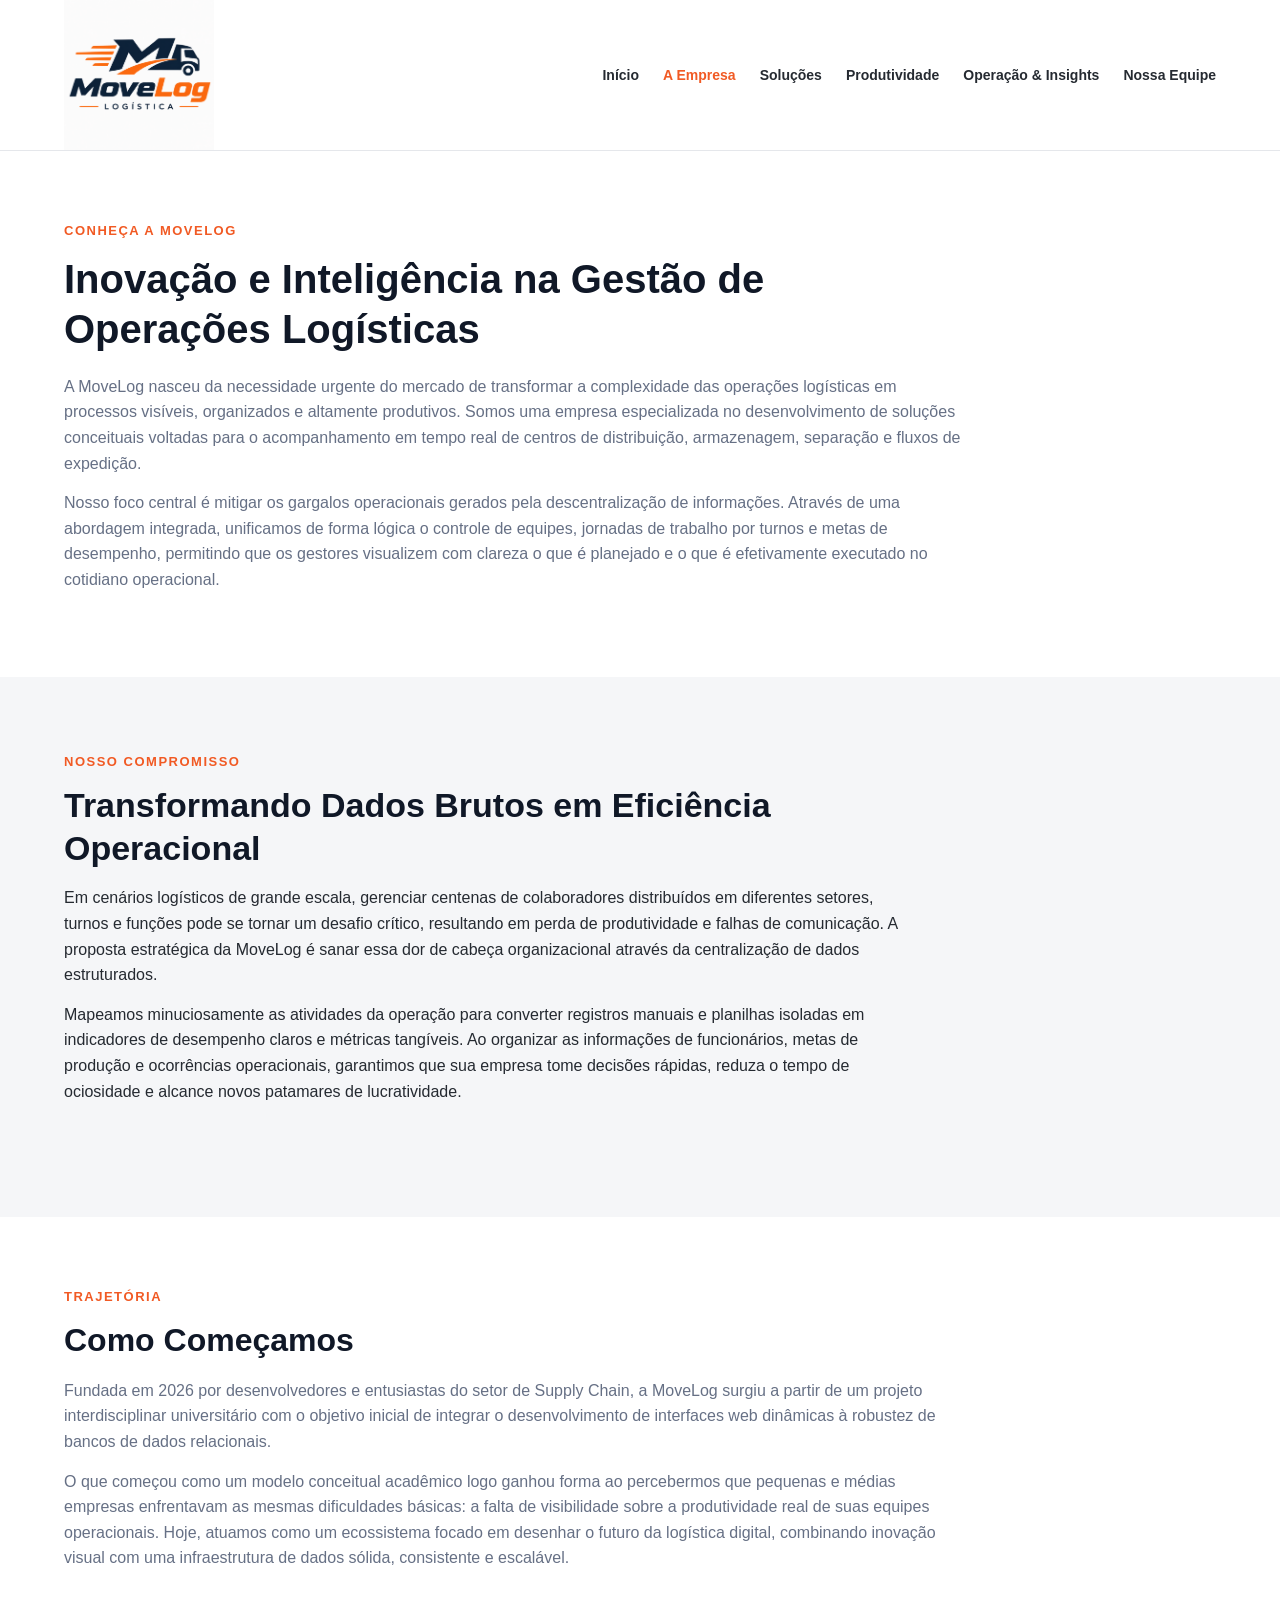
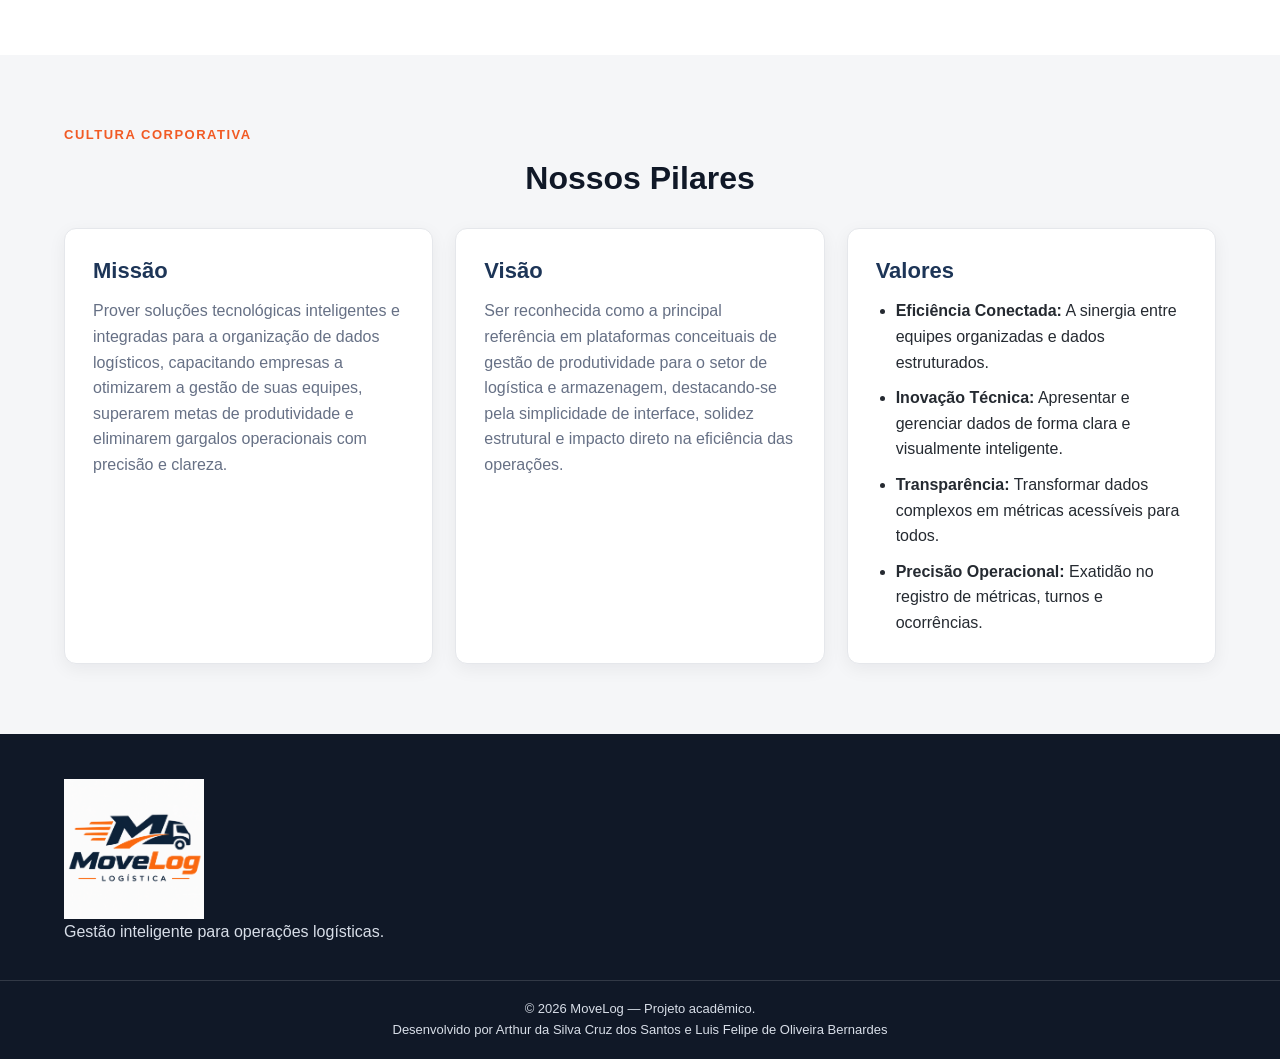
<file: empresa.html>
<!DOCTYPE html>
<html lang="pt-BR">

<head>
    <meta charset="UTF-8">
    <meta name="viewport" content="width=device-width, initial-scale=1.0">

    <title>MoveLog | A Empresa</title>

    <link rel="stylesheet" href="css/style.css">
</head>

<body>

    <!-- CABEÇALHO -->
    <header class="cabecalho">
        <div class="container cabecalho-conteudo">

            <a href="index.html" class="logo">
                <img src="img/Logo.png" alt="Logo da MoveLog">
            </a>

            <nav class="menu">
                <ul>
                    <li><a href="index.html">Início</a></li>

                    <li>
                        <a href="empresa.html" class="pagina-atual">
                            A Empresa
                        </a>
                    </li>

                    <li><a href="solucoes.html">Soluções</a></li>

                    <li>
                        <a href="produtividade.html">
                            Produtividade
                        </a>
                    </li>

                    <li>
                        <a href="insights.html">
                            Operação &amp; Insights
                        </a>
                    </li>

                    <li>
                        <a href="equipe.html">
                            Nossa Equipe
                        </a>
                    </li>
                </ul>
            </nav>

        </div>
    </header>


    <!-- CONTEÚDO PRINCIPAL -->
    <main>

        <!-- APRESENTAÇÃO / QUEM SOMOS -->
        <section class="apresentacao">
            <div class="container">

                <span class="texto-destaque">
                    CONHEÇA A MOVELOG
                </span>

                <h1>Inovação e Inteligência na Gestão de Operações Logísticas</h1>

                <p>
                    A MoveLog nasceu da necessidade urgente do mercado de transformar a complexidade das 
                    operações logísticas em processos visíveis, organizados e altamente produtivos. Somos uma 
                    empresa especializada no desenvolvimento de soluções conceituais voltadas para o acompanhamento 
                    em tempo real de centros de distribuição, armazenagem, separação e fluxos de expedição.
                </p>

                <p>
                    Nosso foco central é mitigar os gargalos operacionais gerados pela descentralização de informações. 
                    Através de uma abordagem integrada, unificamos de forma lógica o controle de equipes, jornadas de 
                    trabalho por turnos e metas de desempenho, permitindo que os gestores visualizem com clareza o que é 
                    planejado e o que é efetivamente executado no cotidiano operacional.
                </p>

            </div>
        </section>


        <!-- OBJETIVO E PROPOSTA DE VALOR -->
        <section class="areas">
            <div class="container">

                <div class="titulo-secao">

                    <span class="texto-destaque">
                        NOSSO COMPROMISSO
                    </span>

                    <h2>
                        Transformando Dados Brutos em Eficiência Operacional
                    </h2>

                    <p>
                        Em cenários logísticos de grande escala, gerenciar centenas de colaboradores distribuídos em 
                        diferentes setores, turnos e funções pode se tornar um desafio crítico, resultando em perda de 
                        produtividade e falhas de comunicação. A proposta estratégica da MoveLog é sanar essa dor de cabeça 
                        organizacional através da centralização de dados estruturados.
                    </p>

                    <p>
                        Mapeamos minuciosamente as atividades da operação para converter registros manuais e planilhas 
                        isoladas em indicadores de desempenho claros e métricas tangíveis. Ao organizar as informações de 
                        funcionários, metas de produção e ocorrências operacionais, garantimos que sua empresa tome decisões 
                        rápidas, reduza o tempo de ociosidade e alcance novos patamares de lucratividade.
                    </p>

                </div>

            </div>
        </section>


        <!-- HISTÓRIA DA EMPRESA (NOVA SEÇÃO) -->
        <section class="historia">
            <div class="container">

                <span class="texto-destaque">
                    TRAJETÓRIA
                </span>

                <h2>Como Começamos</h2>

                <p>
                    Fundada em 2026 por desenvolvedores e entusiastas do setor de Supply Chain, a MoveLog surgiu a partir 
                    de um projeto interdisciplinar universitário com o objetivo inicial de integrar o desenvolvimento de 
                    interfaces web dinâmicas à robustez de bancos de dados relacionais. 
                </p>

                <p>
                    O que começou como um modelo conceitual acadêmico logo ganhou forma ao percebermos que pequenas e médias 
                    empresas enfrentavam as mesmas dificuldades básicas: a falta de visibilidade sobre a produtividade real 
                    de suas equipes operacionais. Hoje, atuamos como um ecossistema focado em desenhar o futuro da logística 
                    digital, combinando inovação visual com uma infraestrutura de dados sólida, consistente e escalável.
                </p>

            </div>
        </section>


        <!-- DIRETRIZES ESTRATÉGICAS (NOVA SEÇÃO PARA USO DE CSS GRID) -->
        <section class="diretrizes">
            <div class="container">

                <span class="texto-destaque">
                    CULTURA CORPORATIVA
                </span>

                <h2>Nossos Pilares</h2>

                <div class="diretrizes-grid">
                    
                    <div class="card-diretriz">
                        <h3>Missão</h3>
                        <p>
                            Prover soluções tecnológicas inteligentes e integradas para a organização de dados logísticos, 
                            capacitando empresas a otimizarem a gestão de suas equipes, superarem metas de produtividade e 
                            eliminarem gargalos operacionais com precisão e clareza.
                        </p>
                    </div>

                    <div class="card-diretriz">
                        <h3>Visão</h3>
                        <p>
                            Ser reconhecida como a principal referência em plataformas conceituais de gestão de produtividade 
                            para o setor de logística e armazenagem, destacando-se pela simplicidade de interface, solidez 
                            estrutural e impacto direto na eficiência das operações.
                        </p>
                    </div>

                    <div class="card-diretriz">
                        <h3>Valores</h3>
                        <ul>
                            <li><strong>Eficiência Conectada:</strong> A sinergia entre equipes organizadas e dados estruturados.</li>
                            <li><strong>Inovação Técnica:</strong> Apresentar e gerenciar dados de forma clara e visualmente inteligente.</li>
                            <li><strong>Transparência:</strong> Transformar dados complexos em métricas acessíveis para todos.</li>
                            <li><strong>Precisão Operacional:</strong> Exatidão no registro de métricas, turnos e ocorrências.</li>
                        </ul>
                    </div>

                </div>

            </div>
        </section>

    </main>


    <!-- RODAPÉ -->
    <footer class="rodape">

        <div class="container rodape-conteudo">

            <div class="rodape-marca">
                <a href="index.html">
                    <img src="img/Logo.png" alt="Logo da MoveLog">
                </a>

                <p>
                    Gestão inteligente para operações logísticas.
                </p>
            </div>

        </div>

        <div class="rodape-final">
            <div class="container">
                <p>
                    &copy; 2026 MoveLog — Projeto acadêmico.
                </p>
                <p>
                    Desenvolvido por Arthur da Silva Cruz dos Santos e Luis Felipe de Oliveira Bernardes
                </p>
            </div>
        </div>

    </footer>

</body>
</html>
</file>
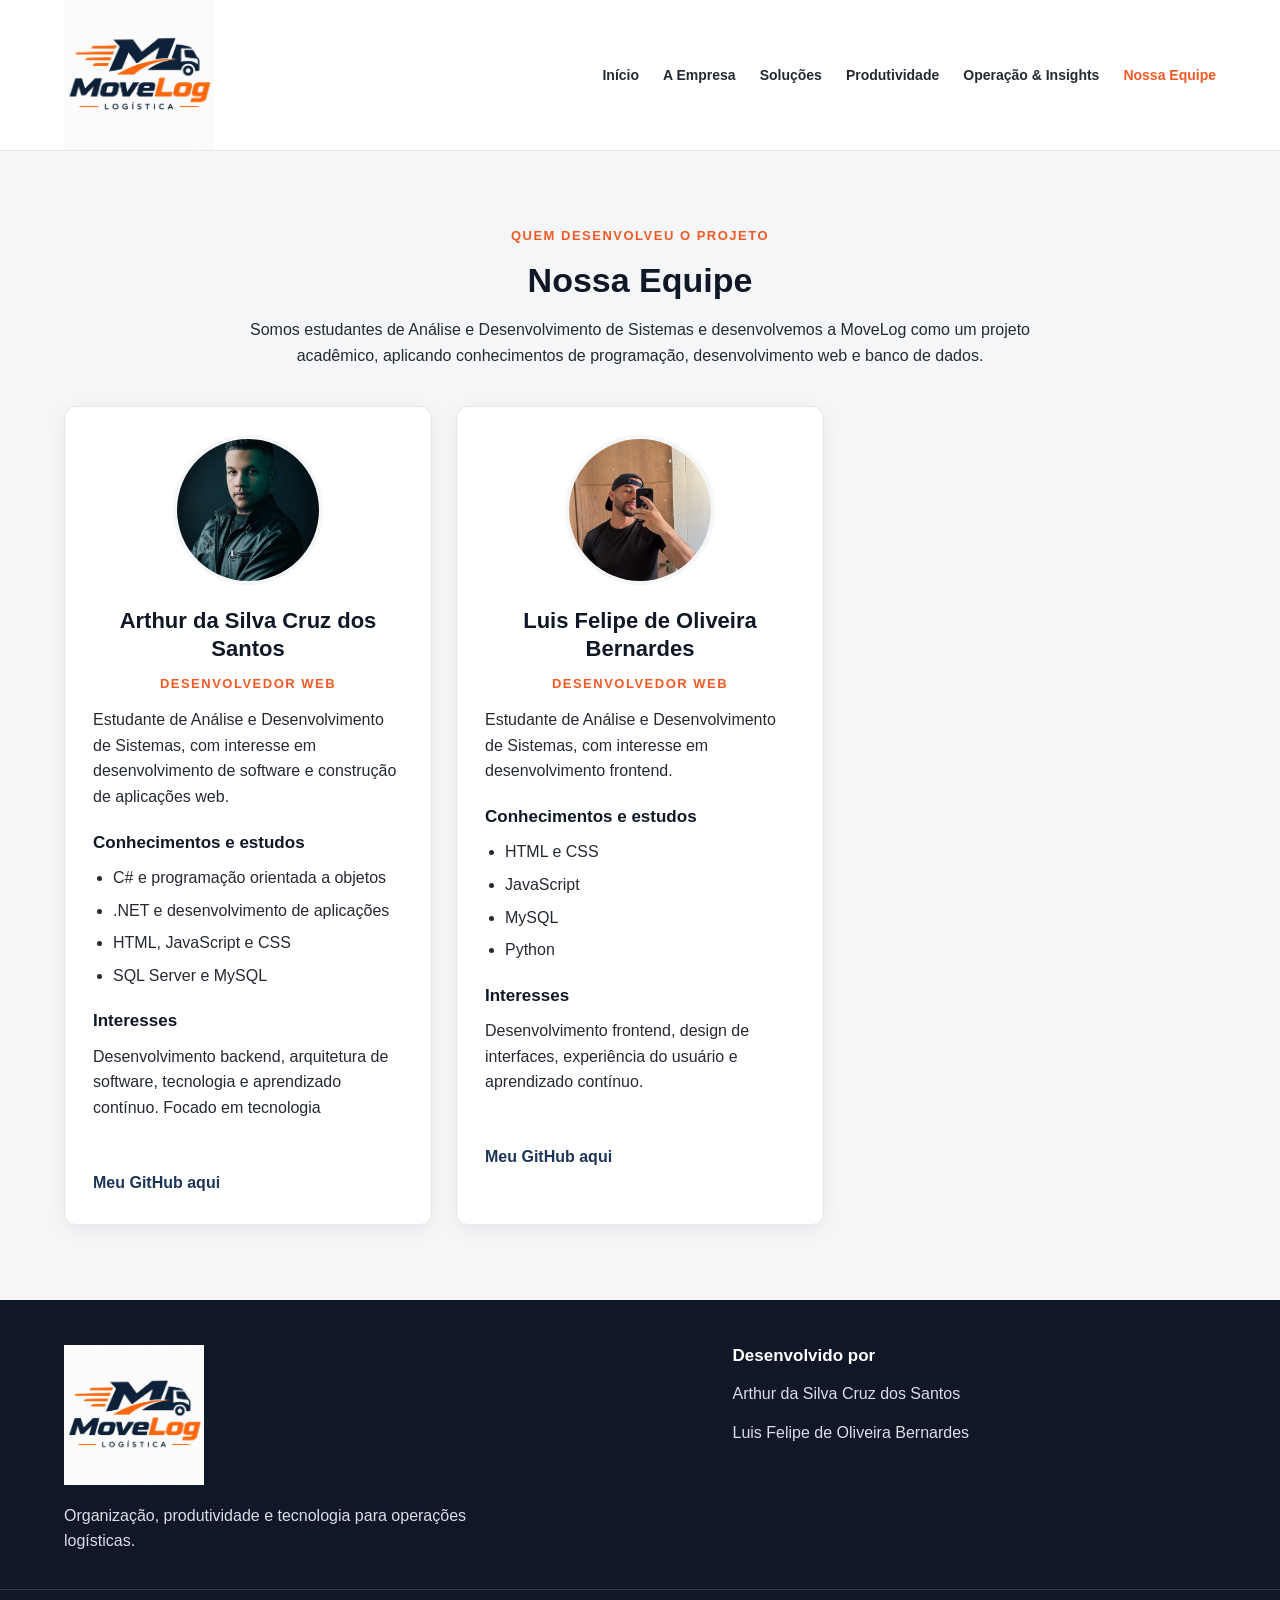
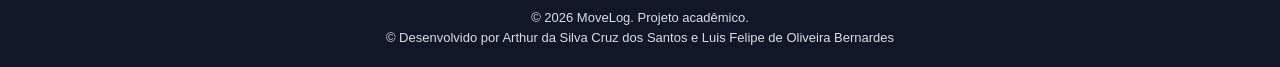
<file: equipe.html>
<!DOCTYPE html>
<html lang="pt-BR">

<head>
    <meta charset="UTF-8">
    <meta name="viewport" content="width=device-width, initial-scale=1.0">

    <title>MoveLog | Nossa Equipe</title>

    <link rel="stylesheet" href="css/style.css">
</head>

<body>

    <!-- CABEÇALHO -->
    <header class="cabecalho">

        <div class="container cabecalho-conteudo">

            <a href="index.html" class="logo">
                <img src="img/Logo.png" alt="Logo da MoveLog">
            </a>

            <!-- MENU -->
            <nav class="menu">
                <ul>
                    <li><a href="index.html">Início</a></li>
                    <li><a href="empresa.html">A Empresa</a></li>
                    <li><a href="solucoes.html">Soluções</a></li>
                    <li><a href="produtividade.html">Produtividade</a></li>
                    <li><a href="insights.html">Operação &amp; Insights</a></li>
                    <li>
                        <a href="equipe.html" class="pagina-atual">
                            Nossa Equipe
                        </a>
                    </li>
                </ul>
            </nav>

        </div>

    </header>

    <!-- CONTEÚDO PRINCIPAL -->
    <main>

        <section class="areas">

            <div class="container">

                <!-- APRESENTAÇÃO -->
                <div class="titulo-secao centralizado">

                    <span class="texto-destaque">
                        QUEM DESENVOLVEU O PROJETO
                    </span>

                    <h1>Nossa Equipe</h1>

                    <p>
                        Somos estudantes de Análise e Desenvolvimento de Sistemas
                        e desenvolvemos a MoveLog como um projeto acadêmico,
                        aplicando conhecimentos de programação, desenvolvimento
                        web e banco de dados.
                    </p>

                </div>

                <!-- INTEGRANTES -->
                <div class="cards">

                    <!-- ARTHUR -->
                    <article class="card">

                        <img
                            src="img/fotoPerfilArthur.jpg"
                            alt="Foto de Arthur da Silva Cruz dos Santos"
                            class="foto-integrante"
                        >

                        <h2>Arthur da Silva Cruz dos Santos</h2>

                        <p class="texto-destaque">
                            Desenvolvedor Web
                        </p>

                        <p>
                            Estudante de Análise e Desenvolvimento de Sistemas,
                            com interesse em desenvolvimento de software e
                            construção de aplicações web.
                        </p>

                        <h3>Conhecimentos e estudos</h3>

                        <ul>
                            <li>C# e programação orientada a objetos</li>
                            <li>.NET e desenvolvimento de aplicações</li>
                            <li>HTML, JavaScript e CSS</li>
                            <li>SQL Server e MySQL</li>
                        </ul>

                        <h3>Interesses</h3>

                        <p>
                            Desenvolvimento backend, arquitetura de software,
                            tecnologia e aprendizado contínuo. Focado em tecnologia
                        </p>
                        <br>
                        <p>
                             <a target="_blank" href="https://github.com/arthursilvaa-dev">Meu GitHub aqui</a>
                        </p>


                    </article>

                    <!-- LUIS FELIPE -->
                    <article class="card">

                        <img
                            src="img/perfilLuis.jpeg"
                            alt="Foto de Luis Felipe de Oliveira Bernardes"
                            class="foto-integrante"
                        >

                        <h2>Luis Felipe de Oliveira Bernardes</h2>

                        <p class="texto-destaque">
                            Desenvolvedor Web
                        </p>

                        <p>
                            Estudante de Análise e Desenvolvimento de Sistemas,
                            com interesse em desenvolvimento frontend.
                        </p>

                        <h3>Conhecimentos e estudos</h3>

                        <ul>
                            <li>HTML e CSS</li>
                            <li>JavaScript</li>
                            <li>MySQL</li>
                            <li>Python</li>
                        </ul>

                        <h3>Interesses</h3>

                        <p>
                            Desenvolvimento frontend, design de interfaces,
                            experiência do usuário e aprendizado contínuo.
                        </p>
                        <br>
                        <p>
                            <a target="_blank" href="https://github.com/luisbernardes06-code">Meu GitHub aqui</a>
                        </p>

                    </article>

                </div>

            </div>

        </section>

    </main>

    <!-- RODAPÉ -->
    <footer class="rodape">

        <div class="container rodape-conteudo">

            <div class="rodape-marca">

                <a href="index.html" class="logo">
                    <img src="img/Logo.png" alt="Logo da MoveLog">
                </a>

                <p>
                    Organização, produtividade e tecnologia para operações
                    logísticas.
                </p>

            </div>

            <div>
                <h3>Desenvolvido por</h3>

                <p>Arthur da Silva Cruz dos Santos</p>
                <p>Luis Felipe de Oliveira Bernardes</p>
            </div>

        </div>

        <div class="rodape-final">
            <p>&copy; 2026 MoveLog. Projeto acadêmico.</p>
            <p>&copy; Desenvolvido por Arthur da Silva Cruz dos Santos e Luis Felipe de Oliveira Bernardes</p>
        </div>

    </footer>

</body>
</html>
</file>
<file: css/style.css>
/* =========================================================
   MOVELOG | FOLHA DE ESTILOS
   Arquivo: css/style.css

   Como encontrar as regras:
   1. Configurações gerais e cores
   2. Cabeçalho e menu
   3. Elementos reutilizados (botões, títulos e cards)
   4. Página inicial
   5. Página A Empresa
   6. Página Soluções
   7. Página Produtividade
   8. Página Operação & Insights
   9. Página Nossa Equipe
   10. Rodapé
   11. Ajustes para celular e tablet
   ========================================================= */


/* 1. CONFIGURAÇÕES GERAIS -------------------------------- */

* {
    margin: 0;
    padding: 0;
    box-sizing: border-box;
}

html {
    scroll-behavior: smooth;
}

body {
    font-family: Arial, Helvetica, sans-serif;
    color: #252A31;
    background-color: #FFFFFF;
    line-height: 1.6;
}

img {
    display: block;
    max-width: 100%;
}

a {
    color: inherit;
    text-decoration: none;
}

ul {
    list-style: none;
}

p {
    margin-bottom: 14px;
}

h1,
h2,
h3 {
    color: #101827;
    line-height: 1.25;
}

/* Cores usadas no projeto:
   Azul-marinho: #101827
   Azul:         #1D3557
   Laranja:      #F15A24
   Fundo claro:  #F5F6F8
   Texto:        #252A31
   Texto leve:   #667085
*/

.container {
    width: 90%;
    max-width: 1200px;
    margin: 0 auto;
}

section {
    scroll-margin-top: 100px;
}


/* 2. CABEÇALHO E MENU ------------------------------------ */

.cabecalho {
    position: sticky;
    top: 0;
    z-index: 1000;
    background-color: #FFFFFF;
    border-bottom: 1px solid #E5E7EB;
}

.cabecalho-conteudo {
    min-height: 85px;
    display: flex;
    align-items: center;
    justify-content: space-between;
    gap: 28px;
}

.logo {
    display: flex;
    align-items: center;
    flex-shrink: 0;
}

.logo img {
    width: 150px;
    height: auto;
}


.menu ul {
    display: flex;
    align-items: center;
    justify-content: flex-end;
    flex-wrap: wrap;
    gap: 8px 24px;
}

.menu a {
    display: block;
    padding: 10px 0;
    color: #252A31;
    font-size: 14px;
    font-weight: 600;
    transition: color 0.2s ease;
}

.menu a:hover,
.menu a:focus-visible,
.menu .pagina-atual {
    color: #F15A24;
}

.menu a:focus-visible,
.botao:focus-visible,
.rodape a:focus-visible {
    outline: 2px solid #F15A24;
    outline-offset: 4px;
}


/* 3. ELEMENTOS REUTILIZADOS ------------------------------ */

.texto-destaque {
    display: block;
    margin-bottom: 12px;
    color: #F15A24;
    font-size: 13px;
    font-weight: 700;
    letter-spacing: 1.5px;
    text-transform: uppercase;
}

.titulo-secao {
    max-width: 850px;
    margin-bottom: 35px;
}

.titulo-secao h1,
.titulo-secao h2 {
    margin-bottom: 16px;
    font-size: 34px;
}

.titulo-secao p:last-child {
    margin-bottom: 0;
}

.titulo-secao.centralizado {
    margin-right: auto;
    margin-left: auto;
    text-align: center;
}

.botao {
    display: inline-block;
    padding: 13px 24px;
    border: 2px solid #F15A24;
    border-radius: 6px;
    background-color: #F15A24;
    color: #FFFFFF;
    font-size: 15px;
    font-weight: 700;
    transition: background-color 0.2s ease, transform 0.2s ease;
}

.botao:hover {
    background-color: #e64813;
    border-color: #D94716;
    transform: translateY(-2px);
}

.botao-secundario {
    background-color: transparent;
    color: #FFFFFF;
    border-color: #FFFFFF;
}

.botao-secundario:hover {
    background-color: #FFFFFF;
    color: #101827;
    border-color: #FFFFFF;
}

/* Cards usados em mais de uma página */
.cards {
    display: grid;
    grid-template-columns: repeat(3, minmax(0, 1fr));
    gap: 24px;
    
}

.card {
    padding: 28px;
    border: 1px solid #E5E7EB;
    border-radius: 12px;
    background-color: #FFFFFF;
    box-shadow: 0 5px 18px rgba(16, 24, 39, 0.06);
    transition: transform 0.2s ease, box-shadow 0.2s ease;
}

.card:hover {
    transform: translateY(-6px);
    box-shadow: 0 12px 26px rgba(16, 24, 39, 0.11);
}

.card h2,
.card h3 {
    margin-bottom: 12px;
}

.card p:last-child {
    margin-bottom: 0;
}

.card-numero {
    display: flex;
    align-items: center;
    justify-content: center;
    width: 44px;
    height: 44px;
    margin-bottom: 20px;
    border-radius: 10px;
    background-color: #FFF0E9;
    color: #F15A24;
    font-size: 18px;
    font-weight: 700;
}

.card-icone {
    margin-bottom: 18px;
    font-size: 32px;
}

.card-destaque {
    border-top: 4px solid #F15A24;
}

.card a {
    display: inline-block;
    margin-top: 10px;
    color: #1D3557;
    font-weight: 700;
}

.card a:hover {
    color: #F15A24;
}


/* 4. PÁGINA INICIAL -------------------------------------- */

.hero {
    padding: 78px 0;
    background: linear-gradient(135deg, #F5F6F8 0%, #E9EFF6 100%);
}

.hero-conteudo {
    display: grid;
    grid-template-columns: 1fr 1fr;
    align-items: center;
    gap: 55px;
}

.hero-texto {
    max-width: 600px;
}

.hero h1 {
    margin-bottom: 22px;
    color: #101827;
    font-size: clamp(36px, 4vw, 52px);
    line-height: 1.12;
}

.hero .descricao {
    max-width: 550px;
    margin-bottom: 28px;
    color: #667085;
    font-size: 18px;
}

.hero-imagem {
    overflow: hidden;
    border-radius: 15px;
}

.hero-imagem figure {
    width: 100%;
}

.hero-imagem img {
    width: 100%;
    height: 400px;
    object-fit: cover;
    border-radius: 15px;
    box-shadow: 0 10px 30px rgba(16, 24, 39, 0.15);
    transition: transform 0.3s ease, opacity 0.3s ease;
}

.hero-imagem:hover img {
    transform: scale(1.03);
    opacity: 0.94;
}

.apresentacao {
    padding: 70px 0;
    background-color: #FFFFFF;
}

.apresentacao h1 {
    max-width: 850px;
    margin-bottom: 20px;
    font-size: 40px;
}

.apresentacao h2 {
    margin-bottom: 16px;
    font-size: 32px;
}

.apresentacao p {
    max-width: 900px;
    color: #667085;
}

.areas {
    padding: 75px 0;
    background-color: #F5F6F8;
}

.areas .titulo-secao {
    margin-bottom: 38px;
}

.fluxo {
    padding: 75px 0;
    background-color: #101827;
    color: #FFFFFF;
}

.fluxo-conteudo {
    display: grid;
    grid-template-columns: 0.85fr 1.15fr;
    align-items: center;
    gap: 50px;
}

.fluxo-texto h2,
.fluxo-texto p {
    color: #FFFFFF;
}

.fluxo-texto h2 {
    margin-bottom: 18px;
    font-size: 34px;
}

.fluxo-texto p:last-child {
    margin-bottom: 0;
}

.fluxo-etapas {
    display: flex;
    align-items: stretch;
    gap: 12px;
}

.etapa {
    flex: 1;
    padding: 22px 14px;
    border: 1px solid rgba(255, 255, 255, 0.2);
    border-radius: 10px;
    background-color: #1D3557;
    text-align: center;
}

.etapa h3,
.etapa p {
    color: #FFFFFF;
}

.etapa h3 {
    margin-bottom: 8px;
    font-size: 18px;
}

.etapa p {
    margin-bottom: 0;
    font-size: 14px;
}

.seta {
    align-self: center;
    color: #F15A24;
    font-size: 25px;
    font-weight: 700;
}

.chamada {
    padding: 55px 0;
    background: linear-gradient(120deg, #1D3557 0%, #101827 100%);
    color: #FFFFFF;
}

.chamada-conteudo {
    display: flex;
    align-items: center;
    justify-content: space-between;
    gap: 30px;
}

.chamada h2,
.chamada p {
    color: #FFFFFF;
}

.chamada h2 {
    margin-bottom: 12px;
    font-size: 30px;
}

.chamada p:last-child {
    margin-bottom: 0;
}


/* 5. PÁGINA A EMPRESA ------------------------------------ */

.historia {
    padding: 70px 0;
    background-color: #FFFFFF;
}

.historia h2 {
    margin-bottom: 18px;
    font-size: 32px;
}

.historia p {
    max-width: 900px;
    color: #667085;
}

.diretrizes {
    padding: 70px 0;
    background-color: #F5F6F8;
}

.diretrizes > .container > h2 {
    margin-bottom: 30px;
    font-size: 32px;
    text-align: center;
}

.diretrizes-grid {
    display: grid;
    grid-template-columns: repeat(3, minmax(0, 1fr));
    align-items: stretch;
    gap: 22px;
}

.card-diretriz {
    padding: 28px;
    border: 1px solid #E5E7EB;
    border-radius: 12px;
    background-color: #FFFFFF;
    box-shadow: 0 5px 18px rgba(16, 24, 39, 0.06);
}

.card-diretriz h3 {
    margin-bottom: 14px;
    color: #1D3557;
    font-size: 22px;
}

.card-diretriz p {
    margin-bottom: 0;
    color: #667085;
}

.card-diretriz ul {
    padding-left: 20px;
    list-style: disc;
}

.card-diretriz li {
    margin-bottom: 10px;
}

.card-diretriz li:last-child {
    margin-bottom: 0;
}


/* 6. PÁGINA SOLUÇÕES ------------------------------------- */

.card-icone {
    display: inline-flex;
    align-items: center;
    justify-content: center;
    width: 58px;
    height: 58px;
    border-radius: 12px;
    background-color: #FFF0E9;
}

.card-destaque {
    background-color: #FFFFFF;
}


/* 7. PÁGINA PRODUTIVIDADE -------------------------------- */

.titulo-pagina {
    padding: 65px 0;
    background: linear-gradient(120deg, #F5F6F8 0%, #E8EEF5 100%);
}

.titulo-pagina h1 {
    margin-bottom: 15px;
    font-size: 42px;
}

.titulo-pagina p:last-child {
    max-width: 800px;
    margin-bottom: 0;
    color: #667085;
}

.produtividade-intro {
    padding: 65px 0 35px;
    background-color: #FFFFFF;
}

.produtividade-fluxo {
    padding: 35px 0 70px;
    background-color: #FFFFFF;
}

.fluxo-produtividade {
    display: grid;
    grid-template-columns: 1fr auto 1fr auto 1fr;
    align-items: stretch;
    gap: 16px;
}

.bloco-produtividade {
    padding: 25px;
    border: 1px solid #E5E7EB;
    border-radius: 12px;
    background-color: #FFFFFF;
    box-shadow: 0 5px 18px rgba(16, 24, 39, 0.06);
}

.bloco-produtividade h2 {
    margin-bottom: 14px;
    font-size: 23px;
}

.bloco-produtividade p {
    color: #667085;
}

.numero-bloco {
    display: flex;  
    align-items: center;
    justify-content: center;
    width: 42px;
    height: 42px;
    margin-bottom: 16px;
    border-radius: 50%;
    background-color: #1D3557;
    color: #FFFFFF;
    font-weight: 700;
}

.exemplo-dado {
    margin-top: 18px;
    padding: 16px;
    border-left: 4px solid #F15A24;
    border-radius: 5px;
    background-color: #F5F6F8;
    color: #101827;
    font-weight: 700;
}

.seta-produtividade {
    align-self: center;
    color: #F15A24;
    font-size: 28px;
    font-weight: 700;
}

.indicadores {
    padding: 70px 0;
    background-color: #F5F6F8;
}

.cards-indicadores {
    display: grid;
    grid-template-columns: repeat(4, minmax(0, 1fr));
    gap: 20px;
    margin-top: 32px;
}

.indicador-card {
    padding: 25px 20px;
    border: 1px solid #E5E7EB;
    border-radius: 10px;
    background-color: #FFFFFF;
    text-align: center;
    box-shadow: 0 4px 14px rgba(16, 24, 39, 0.05);
}

.indicador-card h3 {
    margin-bottom: 8px;
    color: #667085;
    font-size: 15px;
}

.indicador-card strong {
    display: block;
    color: #1D3557;
    font-size: 30px;
}

.tipos-indicadores {
    display: grid;
    grid-template-columns: 1fr 1fr;
    gap: 24px;
    margin-top: 35px;
}

.tipos-indicadores > div {
    padding: 25px;
    border-radius: 10px;
    background-color: #FFFFFF;
}

.tipos-indicadores h3 {
    margin-bottom: 12px;
}

.lista-indicadores {
    padding-left: 22px;
    list-style: disc;
}

.lista-indicadores li {
    margin-bottom: 10px;
}


/* 8. PÁGINA OPERAÇÃO & INSIGHTS -------------------------- */

.insights-intro {
    padding: 65px 0;
    background-color: #FFFFFF;
}

.operacao-etapas {
    display: grid;
    grid-template-columns: repeat(4, minmax(0, 1fr));
    gap: 18px;
    margin-top: 35px;
}

.operacao-etapa {
    padding: 23px;
    border: 1px solid #E5E7EB;
    border-radius: 10px;
    background-color: #FFFFFF;
    box-shadow: 0 5px 16px rgba(16, 24, 39, 0.06);
    transition: transform 0.2s ease;
}

.operacao-etapa:hover {
    transform: translateY(-4px);
}

.operacao-etapa h3 {
    margin-bottom: 12px;
    color: #1D3557;
}

.operacao-etapa p {
    margin-bottom: 0;
    color: #667085;
}

.ocorrencias {
    padding: 70px 0;
    background-color: #F5F6F8;
}

.cards-ocorrencias {
    display: grid;
    grid-template-columns: repeat(3, minmax(0, 1fr));
    gap: 22px;
    margin-top: 30px;
}

.ocorrencia-card {
    padding: 25px;
    border: 1px solid #E5E7EB;
    border-radius: 10px;
    background-color: #FFFFFF;
    box-shadow: 0 5px 16px rgba(16, 24, 39, 0.05);
}

.ocorrencia-card h3 {
    margin-bottom: 12px;
}

.ocorrencia-card p {
    margin-bottom: 0;
    color: #667085;
}

.insights {
    padding: 70px 0;
    background-color: #FFFFFF;
}

.cards-insights {
    display: grid;
    grid-template-columns: repeat(3, minmax(0, 1fr));
    gap: 22px;
    margin-top: 30px;
}

.insight-card {
    padding: 25px;
    border: 1px solid #E5E7EB;
    border-radius: 10px;
    background-color: #FFFFFF;
    box-shadow: 0 5px 16px rgba(16, 24, 39, 0.05);
}

.insight-card h3 {
    margin-bottom: 12px;
}

.insight-card p {
    margin-bottom: 0;
    color: #667085;
}



.voce-sabia {
    padding: 55px 0;
    background-color: #FFF0E9;
}

.voce-sabia-conteudo {
    display: grid;
    grid-template-columns: auto 1fr;
    align-items: center;
    gap: 25px;
}

.voce-sabia-texto h2 {
    margin-bottom: 12px;
}

.voce-sabia-texto p:last-child {
    margin-bottom: 0;
}


/* 9. PÁGINA NOSSA EQUIPE ------------------------------- */

/* A página usa os cards gerais e acrescenta o formato das fotos. */

.foto-integrante {
    width: 150px;
    height: 150px;
    margin: 0 auto 22px;
    border: 4px solid #F5F6F8;
    border-radius: 50%;
    object-fit: cover;
    object-position: center;
    background-color: #E5E7EB;
}

.card .foto-integrante + h2 {
    font-size: 22px;
    text-align: center;
}

.card .foto-integrante ~ .texto-destaque {
    text-align: center;
}

.card h3 {
    margin-top: 22px;
    font-size: 17px;
}

.card ul {
    padding-left: 20px;
    list-style: disc;
}

.card li {
    margin-bottom: 7px;
}


/* 10. RODAPÉ --------------------------------------------- */

.rodape {
    padding-top: 45px;
    background-color: #101827;
    color: #D8DEE8;
}

.rodape-conteudo {
    display: grid;
    grid-template-columns: 1.3fr 1fr;
    gap: 40px;
    padding-bottom: 35px;
}

.rodape-marca .logo {
    margin-bottom: 18px;
}

.rodape-marca  img {
    width: 140px;
    
}

.rodape-marca p {
    max-width: 420px;
    margin-bottom: 0;
    color: #D8DEE8;
}

.rodape h3 {
    margin-bottom: 15px;
    color: #FFFFFF;
    font-size: 17px;
}

.rodape p {
    color: #D8DEE8;
}

.rodape-links ul {
    display: grid;
    grid-template-columns: repeat(2, minmax(0, 1fr));
    gap: 8px 20px;
}

.rodape-links a {
    color: #D8DEE8;
    transition: color 0.2s ease;
}

.rodape-links a:hover {
    color: #F15A24;
}

.rodape-final {
    padding: 18px 0;
    border-top: 1px solid rgba(255, 255, 255, 0.14);
    text-align: center;
}

.rodape-final p {
    margin-bottom: 0;
    font-size: 13px;
}


/* 11. TABLETS -------------------------------------------- */

@media (max-width: 1000px) {
    .cabecalho-conteudo {
        padding: 15px 0;
        flex-direction: column;
        gap: 10px;
    }

    .menu ul {
        justify-content: center;
        gap: 5px 18px;
    }

    .hero-conteudo {
        gap: 30px;
    }

    .hero-imagem img {
        height: 340px;
    }

    .cards-indicadores {
        grid-template-columns: repeat(2, minmax(0, 1fr));
    }

    .operacao-etapas {
        grid-template-columns: repeat(2, minmax(0, 1fr));
    }

    .diretrizes-grid {
        grid-template-columns: repeat(2, minmax(0, 1fr));
    }

    .card-diretriz:last-child {
        grid-column: 1 / -1;
    }
}


/* 12. CELULARES E TELAS ESTREITAS ------------------------ */

@media (max-width: 768px) {
    .container {
        width: 92%;
    }

    .cabecalho-conteudo {
        min-height: auto;
        padding: 14px 0;
    }

    .logo img {
        width: 130px;
    }

    .menu ul {
        gap: 4px 14px;
    }

    .menu a {
        padding: 5px 0;
        font-size: 13px;
    }

    .hero,
    .apresentacao,
    .areas,
    .fluxo,
    .historia,
    .diretrizes,
    .indicadores,
    .insights-intro,
    .ocorrencias,
    .insights {
        padding-top: 50px;
        padding-bottom: 50px;
    }

    .hero-conteudo,
    .fluxo-conteudo {
        grid-template-columns: 1fr;
    }

    .hero h1 {
        font-size: 38px;
    }

    .hero .descricao {
        font-size: 16px;
    }

    .hero-imagem img {
        height: 300px;
    }

    .titulo-secao h1,
    .titulo-secao h2,
    .apresentacao h1,
    .apresentacao h2,
    .historia h2,
    .diretrizes > .container > h2,
    .fluxo-texto h2 {
        font-size: 28px;
    }

    .cards,
    .diretrizes-grid,
    .cards-ocorrencias,
    .cards-insights {
        grid-template-columns: 1fr;
    }

    .card-diretriz:last-child {
        grid-column: auto;
    }

    .fluxo-etapas {
        flex-direction: column;
    }

    .seta {
        transform: rotate(90deg);
        text-align: center;
    }

    .chamada-conteudo {
        align-items: flex-start;
        flex-direction: column;
    }

    .chamada h2 {
        font-size: 26px;
    }

    .titulo-pagina {
        padding: 48px 0;
    }

    .titulo-pagina h1 {
        font-size: 34px;
    }

    .fluxo-produtividade {
        grid-template-columns: 1fr;
    }

    .seta-produtividade {
        transform: rotate(90deg);
        text-align: center;
    }

    .tipos-indicadores {
        grid-template-columns: 1fr;
    }

    .voce-sabia-conteudo {
        grid-template-columns: 1fr;
        gap: 10px;
    }

    .rodape-conteudo {
        grid-template-columns: 1fr;
        gap: 28px;
    }
}


/* CELULARES PEQUENOS ------------------------------------- */

@media (max-width: 480px) {
    .menu ul {
        gap: 3px 10px;
    }

    .menu a {
        font-size: 12px;
    }

    .hero h1 {
        font-size: 32px;
    }

    .hero-imagem img {
        height: 230px;
    }

    .cards-indicadores {
        grid-template-columns: 1fr;
    }

    .operacao-etapas {
        grid-template-columns: 1fr;
    }

    .card,
    .card-diretriz,
    .bloco-produtividade,
    .operacao-etapa,
    .ocorrencia-card,
    .insight-card {
        padding: 22px;
    }

    .rodape-links ul {
        grid-template-columns: 1fr;
    }
}
</file>
